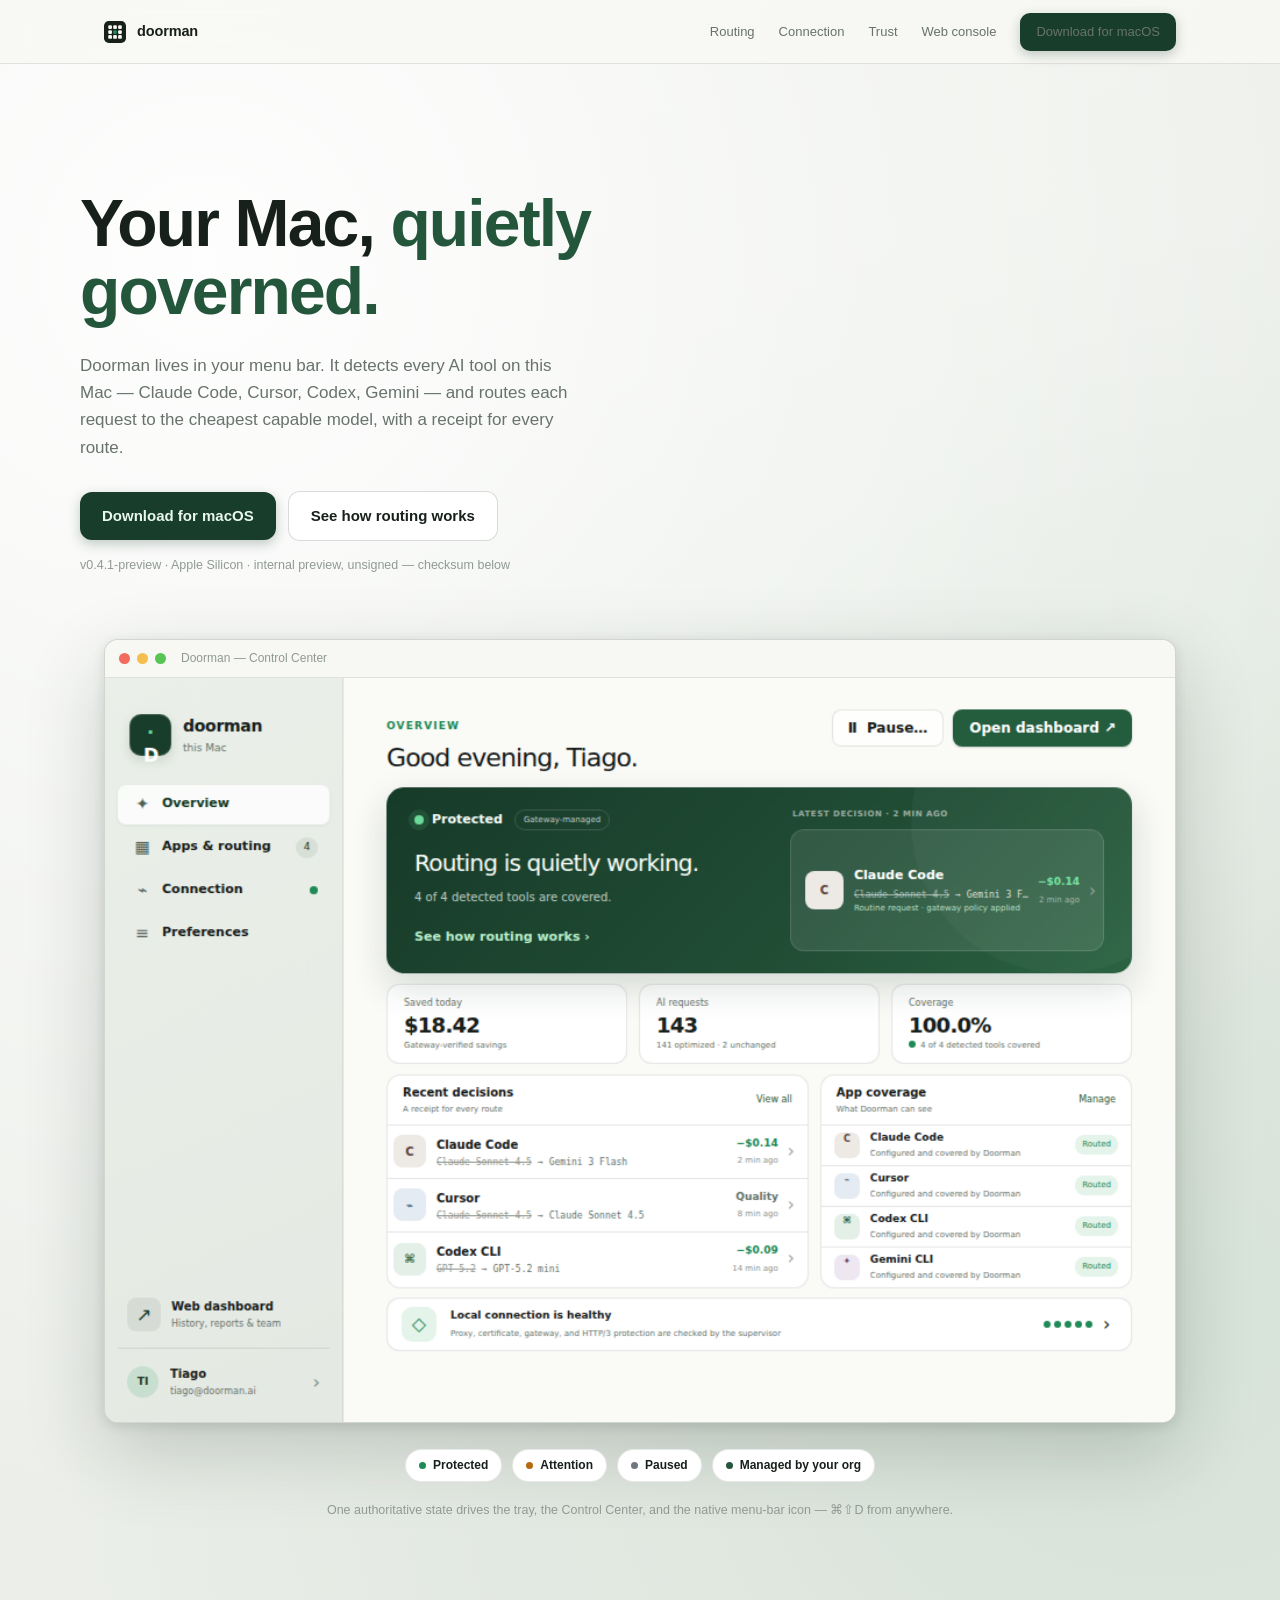
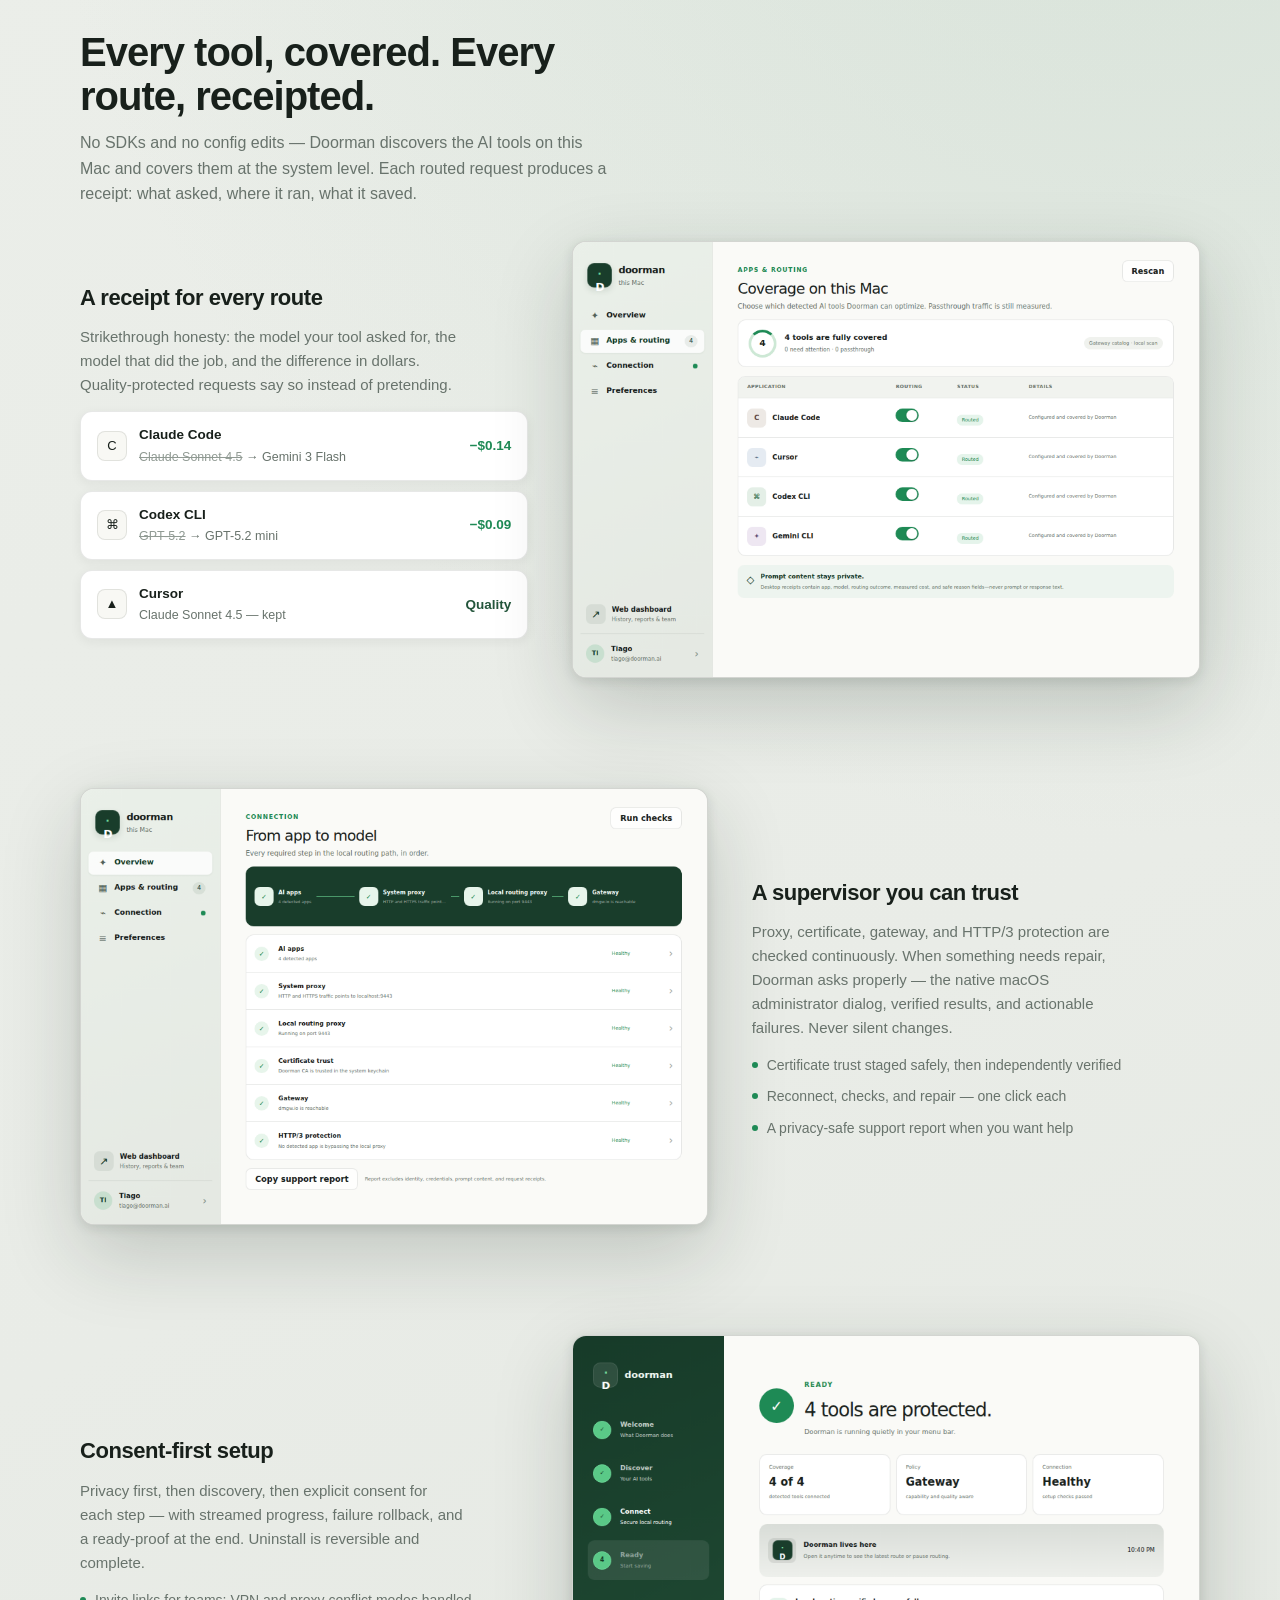
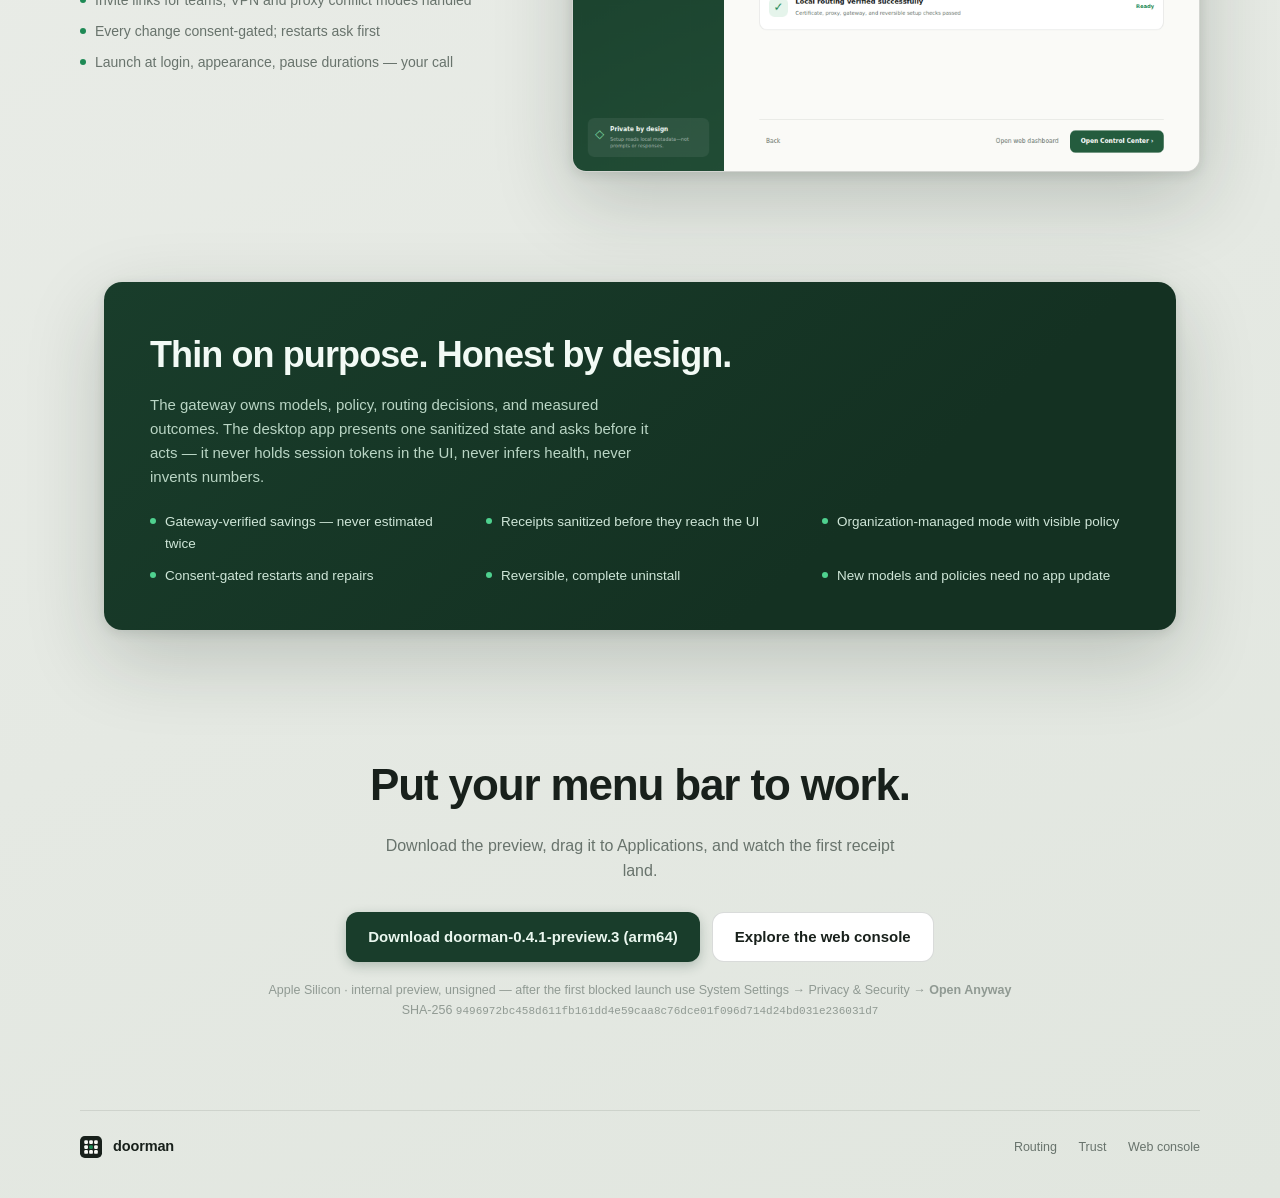
<file: desktop/index.html>
<!doctype html>
<html lang="en">
<head>
<meta charset="utf-8" />
<meta name="viewport" content="width=device-width, initial-scale=1" />
<title>Doorman for macOS — your Mac, quietly governed</title>
<meta name="description" content="Doorman lives in your menu bar, detects every AI tool on this Mac, and routes each request to the cheapest capable model — with a receipt for every route." />
<link rel="icon" href="data:image/svg+xml,%3Csvg xmlns='http://www.w3.org/2000/svg' viewBox='0 0 32 32'%3E%3Crect width='32' height='32' rx='7' fill='%2318201b'/%3E%3Crect x='6.2' y='6.2' width='5.4' height='5.4' rx='1.7' fill='%23f8f8f4'/%3E%3Crect x='13.35' y='6.2' width='5.4' height='5.4' rx='1.7' fill='%23f8f8f4'/%3E%3Crect x='20.5' y='6.2' width='5.4' height='5.4' rx='1.7' fill='%23f8f8f4'/%3E%3Crect x='6.2' y='13.35' width='5.4' height='5.4' rx='1.7' fill='%23f8f8f4'/%3E%3Crect x='13.35' y='13.35' width='5.4' height='5.4' rx='1.7' fill='%231e8a55'/%3E%3Crect x='20.5' y='13.35' width='5.4' height='5.4' rx='1.7' fill='%23f8f8f4'/%3E%3Crect x='6.2' y='20.5' width='5.4' height='5.4' rx='1.7' fill='%23f8f8f4'/%3E%3Crect x='13.35' y='20.5' width='5.4' height='5.4' rx='1.7' fill='%23f8f8f4'/%3E%3Crect x='20.5' y='20.5' width='5.4' height='5.4' rx='1.7' fill='%23f8f8f4'/%3E%3C/svg%3E" />
<style>
  /* Doorman macOS design language — tokens lifted from the app itself
     (doorman-desktop PR #1317, design/doorman-macos-concept/styles.css). */
  :root {
    --canvas: #e9ece7;
    --surface: #f8f8f4;
    --raised: #ffffff;
    --ink: #18201b;
    --muted: #68736c;
    --soft: #909a93;
    --line: rgba(24, 32, 27, 0.1);
    --line-strong: rgba(24, 32, 27, 0.16);
    --forest: #193d2b;
    --forest-2: #24563c;
    --protected: #1e8a55;
    --protected-soft: #e8f5ed;
    --attention: #b66a10;
    --attention-soft: #fff3de;
    --danger: #c43c35;
    --shadow: 0 28px 80px rgba(27, 42, 32, 0.2), 0 3px 12px rgba(27, 42, 32, 0.12);
  }
  * { box-sizing: border-box; }
  html, body { margin: 0; }
  body {
    background:
      radial-gradient(circle at 16% 6%, rgba(255,255,255,.92), rgba(255,255,255,0) 30%),
      radial-gradient(circle at 90% 30%, rgba(182, 208, 190, .38), rgba(182, 208, 190, 0) 34%),
      linear-gradient(155deg, #edf0eb 0%, var(--canvas) 60%, #e1e6df 100%);
    color: var(--ink);
    font-family: -apple-system, BlinkMacSystemFont, "SF Pro Text", "Helvetica Neue", "Segoe UI", sans-serif;
    -webkit-font-smoothing: antialiased;
    font-size: 15px; line-height: 1.6;
    overflow-x: hidden;
  }
  .wrap { max-width: 1120px; margin: 0 auto; padding: 0 24px; }
  a { color: inherit; }

  /* ------------------------------- nav -------------------------------- */
  .nav {
    position: fixed; top: 0; left: 0; right: 0; z-index: 50; height: 64px;
    background: rgba(248, 248, 244, 0.82);
    border-bottom: 1px solid var(--line);
    backdrop-filter: blur(24px) saturate(140%);
    -webkit-backdrop-filter: blur(24px) saturate(140%);
  }
  .nav-in { height: 64px; display: flex; align-items: center; justify-content: space-between; }
  .brand { display: flex; align-items: center; gap: 11px; text-decoration: none; }
  .mark {
    width: 34px; height: 34px; border-radius: 10px; background: var(--forest);
    color: #d9f7e3; display: grid; place-items: center;
    font-size: 15px; font-weight: 700; letter-spacing: -0.02em;
    box-shadow: inset 0 0 0 1px rgba(255,255,255,.1), 0 4px 10px rgba(25,61,43,.2);
  }
  .brand b { font-size: 14.5px; letter-spacing: -0.01em; }
  .nav-links { display: flex; align-items: center; gap: 24px; }
  .nav-links a { font-size: 13px; color: var(--muted); text-decoration: none; font-weight: 500; }
  .nav-links a:hover { color: var(--ink); }
  .pill {
    display: inline-flex; align-items: center; gap: 8px;
    background: var(--forest); color: #eaf7ef; border: 0; cursor: pointer; text-decoration: none;
    font-size: 13px; font-weight: 600; border-radius: 10px; padding: 9px 16px;
    box-shadow: 0 4px 12px rgba(25, 61, 43, 0.25);
    transition: background 140ms ease;
  }
  .pill:hover { background: var(--forest-2); }
  .quiet {
    display: inline-flex; align-items: center; gap: 8px;
    background: var(--raised); color: var(--ink); border: 1px solid var(--line-strong);
    cursor: pointer; text-decoration: none;
    font-size: 13px; font-weight: 600; border-radius: 10px; padding: 9px 16px;
  }
  .quiet:hover { border-color: rgba(24, 32, 27, 0.3); }
  .pill.lg, .quiet.lg { padding: 12px 22px; font-size: 15px; border-radius: 12px; }
  @media (max-width: 640px) { .nav-links a { display: none; } }

  /* ------------------------------- hero ------------------------------- */
  .hero { padding: 190px 0 8px; }
  .hero h1 {
    font-size: clamp(42px, 5.4vw, 66px);
    font-weight: 700; letter-spacing: -0.028em; line-height: 1.03;
    margin: 0 0 26px; max-width: 15ch;
  }
  .hero h1 em { font-style: normal; color: var(--forest-2); }
  .hero-row { display: flex; align-items: flex-end; justify-content: space-between; gap: 24px; flex-wrap: wrap; }
  .hero-sub { font-size: 17px; color: var(--muted); max-width: 52ch; margin: 0; }
  .hero-ctas { display: flex; align-items: center; gap: 12px; flex-wrap: wrap; margin-top: 30px; }
  .fine { font-size: 12.5px; color: var(--soft); }
  .fine code { font-family: ui-monospace, "SF Mono", Menlo, monospace; font-size: 11px; }

  /* --------------------------- product window -------------------------- */
  .window-wrap { margin: 56px auto 0; }
  .window {
    border-radius: 14px; overflow: hidden; background: var(--surface);
    border: 1px solid var(--line-strong);
    box-shadow: var(--shadow);
  }
  .titlebar {
    height: 38px; display: flex; align-items: center; gap: 7px; padding: 0 14px;
    background: rgba(248, 248, 244, 0.9); border-bottom: 1px solid var(--line);
  }
  .titlebar i { width: 11px; height: 11px; border-radius: 50%; display: inline-block; }
  .titlebar i:nth-child(1) { background: #f26b5e; }
  .titlebar i:nth-child(2) { background: #f5bf4f; }
  .titlebar i:nth-child(3) { background: #58c455; }
  .titlebar span { margin-left: 8px; font-size: 12px; color: var(--soft); }
  .window img { display: block; width: 100%; height: auto; }

  /* --------------------------- status strip ---------------------------- */
  .statuses { display: flex; align-items: center; gap: 10px; flex-wrap: wrap; justify-content: center; padding: 26px 0 0; }
  .status {
    display: inline-flex; align-items: center; gap: 7px;
    font-size: 12px; font-weight: 600; border-radius: 999px; padding: 6px 13px;
    background: var(--raised); border: 1px solid var(--line);
  }
  .status i { width: 7px; height: 7px; border-radius: 50%; display: inline-block; }
  .status.ok i { background: var(--protected); }
  .status.warn i { background: var(--attention); }
  .status.paused i { background: #6e7780; }
  .status.managed i { background: var(--forest-2); }
  .statuses .fine { width: 100%; text-align: center; margin-top: 8px; }

  /* ------------------------------ sections ----------------------------- */
  .section { padding: 110px 0 0; }
  .section h2 {
    font-size: clamp(28px, 3.2vw, 40px); font-weight: 700; letter-spacing: -0.025em;
    line-height: 1.1; margin: 0 0 12px; max-width: 26ch;
  }
  .lede { font-size: 16px; color: var(--muted); max-width: 60ch; margin: 0 0 34px; }
  .split { display: grid; grid-template-columns: minmax(0, 5fr) minmax(0, 7fr); gap: 44px; align-items: center; }
  .split.flip { grid-template-columns: minmax(0, 7fr) minmax(0, 5fr); }
  .split.flip .copy { order: 2; }
  .split.flip .media { order: 1; }
  @media (max-width: 860px) {
    .split, .split.flip { grid-template-columns: 1fr; gap: 22px; }
    .split.flip .copy { order: 1; } .split.flip .media { order: 2; }
  }
  .split h3 { font-size: 22px; font-weight: 700; letter-spacing: -0.02em; margin: 0 0 10px; }
  .split p { color: var(--muted); margin: 0 0 14px; max-width: 46ch; }
  .media { border-radius: 14px; overflow: hidden; border: 1px solid var(--line-strong); box-shadow: var(--shadow); background: var(--surface); }
  .media img { display: block; width: 100%; height: auto; }
  .bullets { margin: 0; padding: 0; list-style: none; display: flex; flex-direction: column; gap: 9px; font-size: 14px; color: var(--muted); }
  .bullets li { display: flex; gap: 9px; align-items: baseline; }
  .bullets li::before { content: ""; width: 6px; height: 6px; border-radius: 50%; background: var(--protected); flex: 0 0 6px; transform: translateY(-2px); }

  /* ------------------------------ receipts ----------------------------- */
  .receipts { display: flex; flex-direction: column; gap: 10px; max-width: 640px; }
  .receipt {
    display: flex; align-items: center; gap: 12px;
    background: var(--raised); border: 1px solid var(--line); border-radius: 12px;
    padding: 12px 16px; box-shadow: 0 3px 12px rgba(27, 42, 32, 0.06);
    font-size: 13.5px;
  }
  .receipt .app-ico {
    width: 30px; height: 30px; border-radius: 8px; background: var(--surface);
    border: 1px solid var(--line); display: grid; place-items: center; font-size: 13px;
  }
  .receipt b { font-weight: 650; }
  .receipt .route { color: var(--muted); font-size: 12.5px; }
  .receipt .route s { color: var(--soft); }
  .receipt .delta { margin-left: auto; font-weight: 700; color: var(--protected); font-variant-numeric: tabular-nums; }
  .receipt .delta.quality { color: var(--forest-2); }

  /* --------------------------- protected band -------------------------- */
  .band {
    margin-top: 110px; border-radius: 18px; overflow: hidden;
    background: linear-gradient(140deg, var(--forest) 0%, #143122 70%);
    color: #dcefe3; box-shadow: var(--shadow);
    padding: 44px 46px;
  }
  .band h2 { color: #f2faf5; margin: 0 0 10px; font-size: clamp(26px, 3vw, 36px); letter-spacing: -0.025em; }
  .band p { color: #b9d5c4; max-width: 62ch; margin: 0 0 8px; }
  .band .grid { display: grid; grid-template-columns: repeat(3, 1fr); gap: 10px 28px; margin-top: 22px; }
  @media (max-width: 800px) { .band .grid { grid-template-columns: 1fr; } }
  .band .grid div { font-size: 13.5px; color: #cfe6d8; display: flex; gap: 9px; align-items: baseline; }
  .band .grid div::before { content: ""; width: 6px; height: 6px; border-radius: 50%; background: #4fd18f; flex: 0 0 6px; transform: translateY(-2px); }

  /* ------------------------------ download ----------------------------- */
  .download { padding: 120px 0 90px; text-align: center; }
  .download h2 { font-size: clamp(30px, 3.6vw, 44px); font-weight: 700; letter-spacing: -0.026em; margin: 0 0 12px; }
  .download .lede { margin: 0 auto 28px; }
  .dl-row { display: flex; gap: 12px; justify-content: center; flex-wrap: wrap; }
  .dl-meta { margin-top: 18px; }
  .footer {
    border-top: 1px solid var(--line);
    padding: 24px 0 40px; display: flex; align-items: center; justify-content: space-between; gap: 14px; flex-wrap: wrap;
  }
  .footer .fine a { color: var(--muted); text-decoration: none; margin-left: 18px; }
  .footer .fine a:hover { color: var(--ink); }
</style>
</head>
<body>

<nav class="nav">
  <div class="wrap nav-in">
    <a class="brand" href="#"><svg width="22" height="22" viewBox="0 0 32 32" aria-hidden><rect width="32" height="32" rx="7" fill="#18201b"/><rect x="6.2" y="6.2" width="5.4" height="5.4" rx="1.7" fill="#f8f8f4"/><rect x="13.35" y="6.2" width="5.4" height="5.4" rx="1.7" fill="#f8f8f4"/><rect x="20.5" y="6.2" width="5.4" height="5.4" rx="1.7" fill="#f8f8f4"/><rect x="6.2" y="13.35" width="5.4" height="5.4" rx="1.7" fill="#f8f8f4"/><rect x="13.35" y="13.35" width="5.4" height="5.4" rx="1.7" fill="#1e8a55"/><rect x="20.5" y="13.35" width="5.4" height="5.4" rx="1.7" fill="#f8f8f4"/><rect x="6.2" y="20.5" width="5.4" height="5.4" rx="1.7" fill="#f8f8f4"/><rect x="13.35" y="20.5" width="5.4" height="5.4" rx="1.7" fill="#f8f8f4"/><rect x="20.5" y="20.5" width="5.4" height="5.4" rx="1.7" fill="#f8f8f4"/></svg><b>doorman</b></a>
    <div class="nav-links">
      <a href="#routing">Routing</a>
      <a href="#connection">Connection</a>
      <a href="#trust">Trust</a>
      <a href="https://tiago520.github.io/doorman-showcase/" target="_blank" rel="noreferrer">Web console</a>
      <a class="pill" href="#download">Download for macOS</a>
    </div>
  </div>
</nav>

<header class="wrap hero">
  <h1>Your Mac, <em>quietly governed.</em></h1>
  <div class="hero-row">
    <p class="hero-sub">
      Doorman lives in your menu bar. It detects every AI tool on this Mac — Claude Code, Cursor,
      Codex, Gemini — and routes each request to the cheapest capable model, with a receipt for
      every route.
    </p>
  </div>
  <div class="hero-ctas">
    <a class="pill lg" href="#download">Download for macOS</a>
    <a class="quiet lg" href="#routing">See how routing works</a>
  </div>
  <div class="fine" style="margin-top: 14px;">
    v0.4.1-preview · Apple Silicon · internal preview, unsigned — checksum below
  </div>
</header>

<section class="wrap window-wrap">
  <div class="window">
    <div class="titlebar"><i></i><i></i><i></i><span>Doorman — Control Center</span></div>
    <img src="previews/control-center.png" alt="The Doorman Control Center: Protected state, savings today, recent routing decisions with receipts, app coverage" loading="eager" />
  </div>
  <div class="statuses">
    <span class="status ok"><i></i>Protected</span>
    <span class="status warn"><i></i>Attention</span>
    <span class="status paused"><i></i>Paused</span>
    <span class="status managed"><i></i>Managed by your org</span>
    <span class="fine">One authoritative state drives the tray, the Control Center, and the native menu-bar icon — ⌘⇧D from anywhere.</span>
  </div>
</section>

<section class="wrap section" id="routing">
  <h2>Every tool, covered. Every route, receipted.</h2>
  <p class="lede">
    No SDKs and no config edits — Doorman discovers the AI tools on this Mac and covers them at
    the system level. Each routed request produces a receipt: what asked, where it ran, what it
    saved.
  </p>
  <div class="split">
    <div class="copy">
      <h3>A receipt for every route</h3>
      <p>Strikethrough honesty: the model your tool asked for, the model that did the job, and the
        difference in dollars. Quality-protected requests say so instead of pretending.</p>
      <div class="receipts">
        <div class="receipt"><span class="app-ico">C</span><span><b>Claude Code</b><br /><span class="route"><s>Claude Sonnet 4.5</s> → Gemini 3 Flash</span></span><span class="delta">−$0.14</span></div>
        <div class="receipt"><span class="app-ico">⌘</span><span><b>Codex CLI</b><br /><span class="route"><s>GPT-5.2</s> → GPT-5.2 mini</span></span><span class="delta">−$0.09</span></div>
        <div class="receipt"><span class="app-ico">▲</span><span><b>Cursor</b><br /><span class="route">Claude Sonnet 4.5 — kept</span></span><span class="delta quality">Quality</span></div>
      </div>
    </div>
    <div class="media"><img src="previews/apps-routing.png" alt="Apps & routing: every detected tool with route or passthrough controls" loading="lazy" /></div>
  </div>
</section>

<section class="wrap section" id="connection">
  <div class="split flip">
    <div class="copy">
      <h3>A supervisor you can trust</h3>
      <p>Proxy, certificate, gateway, and HTTP/3 protection are checked continuously. When something
        needs repair, Doorman asks properly — the native macOS administrator dialog, verified
        results, and actionable failures. Never silent changes.</p>
      <ul class="bullets">
        <li>Certificate trust staged safely, then independently verified</li>
        <li>Reconnect, checks, and repair — one click each</li>
        <li>A privacy-safe support report when you want help</li>
      </ul>
    </div>
    <div class="media"><img src="previews/connection-healthy.png" alt="Connection health: proxy, certificate, gateway and HTTP/3 checks all green" loading="lazy" /></div>
  </div>
</section>

<section class="wrap section" id="setup">
  <div class="split">
    <div class="copy">
      <h3>Consent-first setup</h3>
      <p>Privacy first, then discovery, then explicit consent for each step — with streamed
        progress, failure rollback, and a ready-proof at the end. Uninstall is reversible and
        complete.</p>
      <ul class="bullets">
        <li>Invite links for teams; VPN and proxy conflict modes handled</li>
        <li>Every change consent-gated; restarts ask first</li>
        <li>Launch at login, appearance, pause durations — your call</li>
      </ul>
    </div>
    <div class="media"><img src="previews/setup-ready.png" alt="Setup complete: ready proof before handing off to the Control Center" loading="lazy" /></div>
  </div>
</section>

<section class="wrap" id="trust">
  <div class="band">
    <h2>Thin on purpose. Honest by design.</h2>
    <p>The gateway owns models, policy, routing decisions, and measured outcomes. The desktop app
      presents one sanitized state and asks before it acts — it never holds session tokens in the
      UI, never infers health, never invents numbers.</p>
    <div class="grid">
      <div>Gateway-verified savings — never estimated twice</div>
      <div>Receipts sanitized before they reach the UI</div>
      <div>Organization-managed mode with visible policy</div>
      <div>Consent-gated restarts and repairs</div>
      <div>Reversible, complete uninstall</div>
      <div>New models and policies need no app update</div>
    </div>
  </div>
</section>

<section class="wrap download" id="download">
  <h2>Put your menu bar to work.</h2>
  <p class="lede">Download the preview, drag it to Applications, and watch the first receipt land.</p>
  <div class="dl-row">
    <a class="pill lg" href="https://github.com/DoormanAI/doorman-desktop/releases/download/v0.4.1-preview.3/doorman-0.4.1-preview.3-arm64.dmg">Download doorman-0.4.1-preview.3 (arm64)</a>
    <a class="quiet lg" href="https://tiago520.github.io/doorman-showcase/" target="_blank" rel="noreferrer">Explore the web console</a>
  </div>
  <div class="fine dl-meta">
    Apple Silicon · internal preview, unsigned — after the first blocked launch use
    System Settings → Privacy &amp; Security → <b>Open Anyway</b><br />
    SHA-256 <code>9496972bc458d611fb161dd4e59caa8c76dce01f096d714d24bd031e236031d7</code>
  </div>
</section>

<footer class="wrap footer">
  <a class="brand" href="#"><svg width="22" height="22" viewBox="0 0 32 32" aria-hidden><rect width="32" height="32" rx="7" fill="#18201b"/><rect x="6.2" y="6.2" width="5.4" height="5.4" rx="1.7" fill="#f8f8f4"/><rect x="13.35" y="6.2" width="5.4" height="5.4" rx="1.7" fill="#f8f8f4"/><rect x="20.5" y="6.2" width="5.4" height="5.4" rx="1.7" fill="#f8f8f4"/><rect x="6.2" y="13.35" width="5.4" height="5.4" rx="1.7" fill="#f8f8f4"/><rect x="13.35" y="13.35" width="5.4" height="5.4" rx="1.7" fill="#1e8a55"/><rect x="20.5" y="13.35" width="5.4" height="5.4" rx="1.7" fill="#f8f8f4"/><rect x="6.2" y="20.5" width="5.4" height="5.4" rx="1.7" fill="#f8f8f4"/><rect x="13.35" y="20.5" width="5.4" height="5.4" rx="1.7" fill="#f8f8f4"/><rect x="20.5" y="20.5" width="5.4" height="5.4" rx="1.7" fill="#f8f8f4"/></svg><b>doorman</b></a>
  <div class="fine">
    <a href="#routing">Routing</a>
    <a href="#trust">Trust</a>
    <a href="https://tiago520.github.io/doorman-showcase/">Web console</a>
  </div>
</footer>

</body>
</html>
</file>
